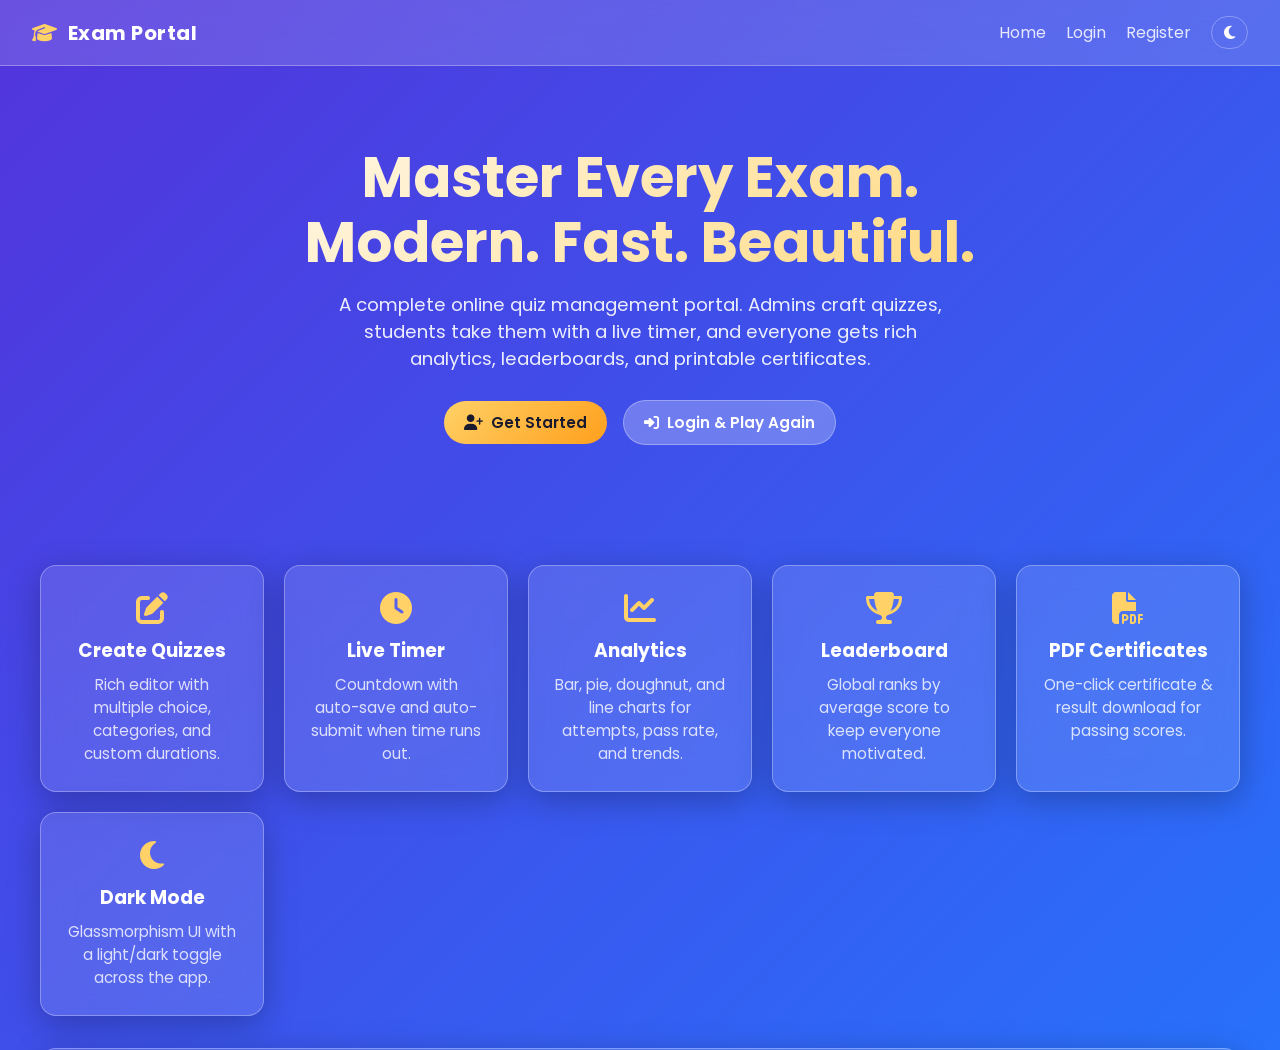
<file: Exam-Portal-2026-main/Exam-Portal-2026 new/Exam-Portal-2026/Exam-Quiz/index.html>
<!doctype html>
<html lang="en">
<head>
  <meta charset="utf-8">
  <meta http-equiv="refresh" content="0; url=home.html">
  <meta name="viewport" content="width=device-width,initial-scale=1">
  <title>Exam Portal</title>
</head>
<body>
  <p>Opening <a href="home.html">Exam Portal</a>…</p>
</body>
</html>
</file>
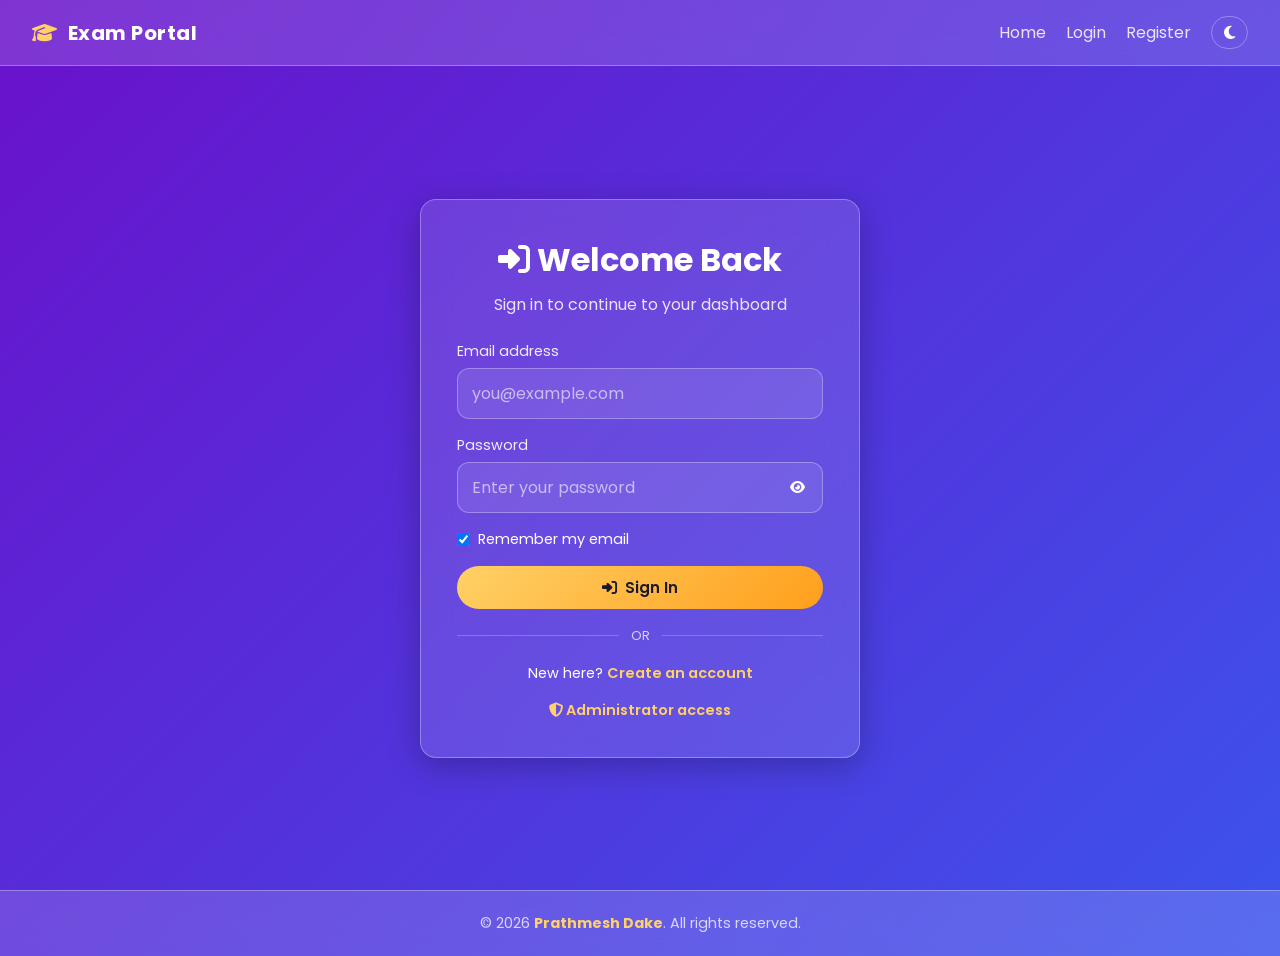
<file: Exam-Portal-2026-main/Exam-Portal-2026 new/Exam-Portal-2026/Exam-Quiz/dashboard.html>
<!doctype html>
<html lang="en">
<head>
  <meta charset="utf-8">
  <meta name="viewport" content="width=device-width,initial-scale=1">
  <title>Student Dashboard – Exam Portal</title>
  <link rel="icon" href="favicon.svg">
  <link href="https://fonts.googleapis.com/css2?family=Poppins:wght@400;600;700&display=swap" rel="stylesheet">
  <link rel="stylesheet" href="https://cdnjs.cloudflare.com/ajax/libs/font-awesome/6.5.0/css/all.min.css">
  <link rel="stylesheet" href="style.css">
</head>
<body>
  <nav class="navbar" id="navbar"></nav>
  <div class="container">
    <div class="section-header">
      <div>
        <h2 id="welcome"></h2>
        <p style="opacity:.85">Ready to test your knowledge?</p>
      </div>
    </div>

    <div class="grid grid-4 mb-2">
      <div class="card stat"><i class="fa-solid fa-book-open-reader"></i><span class="value" id="statAvailable">0</span><span class="label">Available</span></div>
      <div class="card stat"><i class="fa-solid fa-circle-check"></i><span class="value" id="statCompleted">0</span><span class="label">Completed</span></div>
      <div class="card stat"><i class="fa-solid fa-list-check"></i><span class="value" id="statAttempts">0</span><span class="label">Attempts</span></div>
      <div class="card stat"><i class="fa-solid fa-percentage"></i><span class="value" id="statAvg">0%</span><span class="label">Avg Score</span></div>
    </div>

    <div class="card mb-2">
      <div class="flex" style="flex-wrap:wrap;">
        <input id="search" class="form-control" placeholder="Search quizzes…" style="flex:1;min-width:200px;">
        <select id="category" class="form-control" style="max-width:220px;"></select>
      </div>
    </div>

    <h3 class="mb-2">Available Quizzes</h3>
    <div id="quizList" class="grid grid-2 mb-2"></div>

    <h3 class="mb-2 mt-4">Your Attempt History</h3>
    <div id="history"></div>
  </div>

  <script src="storage.js"></script>
  <script src="ui.js"></script>
  <script src="dashboard.js"></script>
  <script>initDashboard();</script>
</body>
</html>
</file>
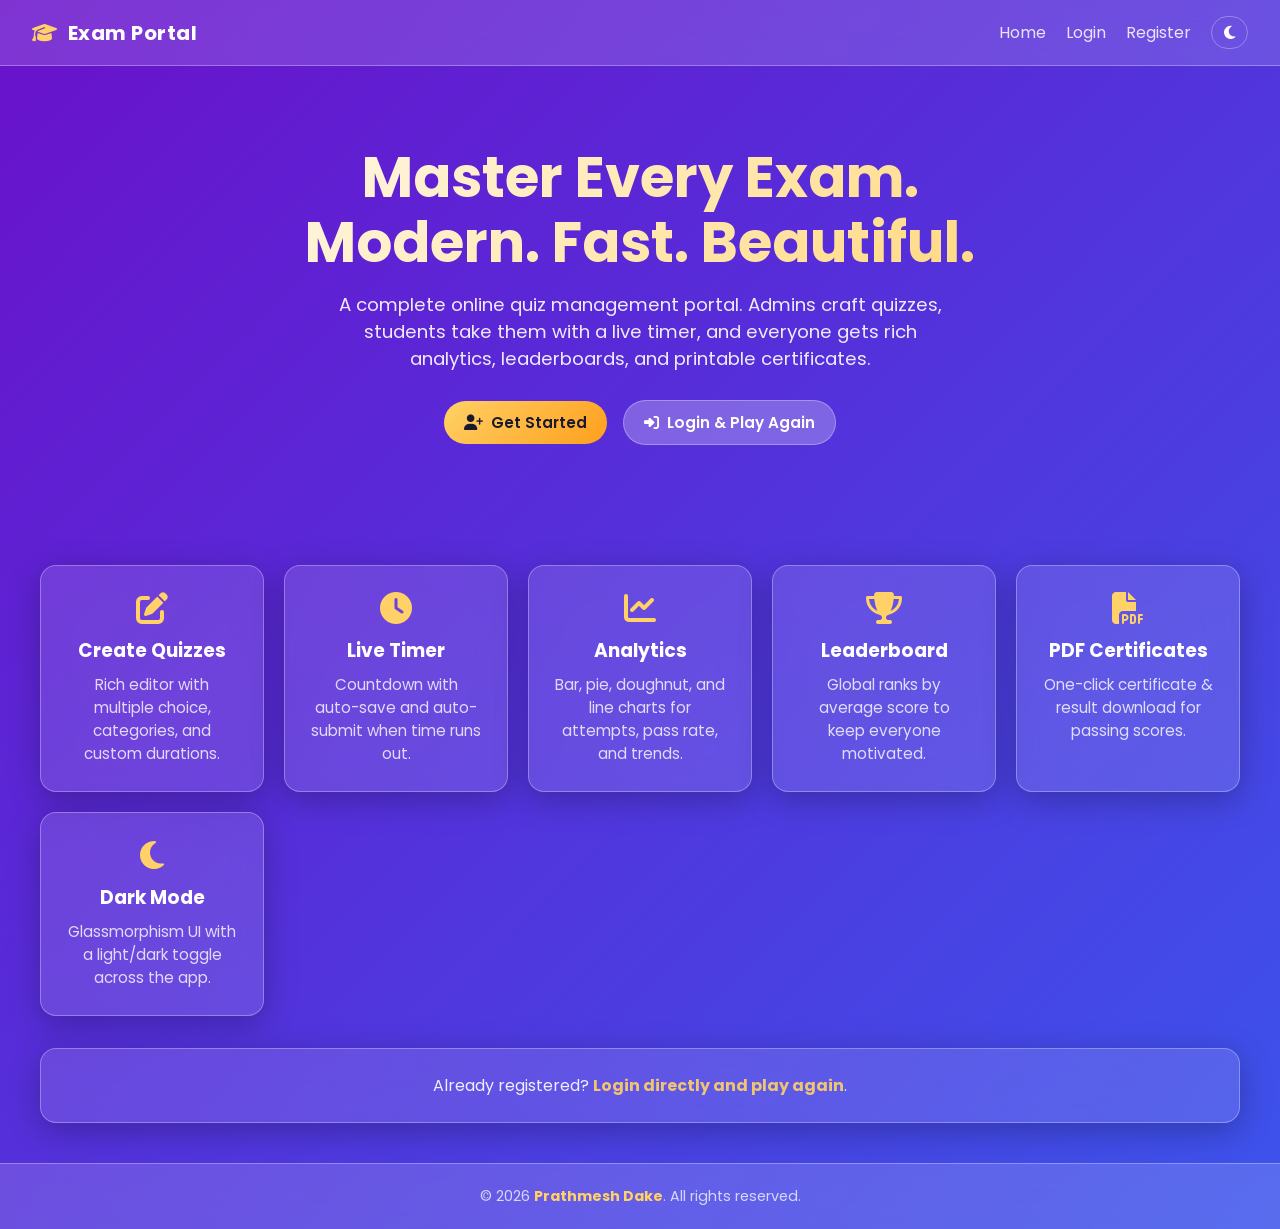
<file: Exam-Portal-2026-main/Exam-Portal-2026 new/Exam-Portal-2026/Exam-Quiz/home.html>
<!doctype html>
<html lang="en">
<head>
  <meta charset="utf-8">
  <meta name="viewport" content="width=device-width,initial-scale=1">
  <title>Exam Portal Online Quiz Management</title>
  <meta name="description" content="Modern exam portal for creating quizzes and attempting timed tests with results, leaderboards, and certificates.">
  <link rel="icon" href="favicon.svg">
  <link href="https://fonts.googleapis.com/css2?family=Poppins:wght@400;600;700&display=swap" rel="stylesheet">
  <link rel="stylesheet" href="https://cdnjs.cloudflare.com/ajax/libs/font-awesome/6.5.0/css/all.min.css">
  <link rel="stylesheet" href="style.css">
</head>
<body>
  <nav class="navbar" id="navbar"></nav>

  <section class="hero container">
    <h1>Master Every Exam.<br>Modern. Fast. Beautiful.</h1>
    <p>A complete online quiz management portal. Admins craft quizzes, students take them with a live timer, and everyone gets rich analytics, leaderboards, and printable certificates.</p>
    <a href="register.html" class="btn btn-primary"><i class="fa-solid fa-user-plus"></i> Get Started</a>
    <a href="login.html" class="btn"><i class="fa-solid fa-right-to-bracket"></i> Login & Play Again</a>
  </section>

  <section class="container features">
    <div class="grid grid-3">
      <div class="card feature"><i class="fa-solid fa-pen-to-square"></i><h3>Create Quizzes</h3><p>Rich editor with multiple choice, categories, and custom durations.</p></div>
      <div class="card feature"><i class="fa-solid fa-clock"></i><h3>Live Timer</h3><p>Countdown with auto-save and auto-submit when time runs out.</p></div>
      <div class="card feature"><i class="fa-solid fa-chart-line"></i><h3>Analytics</h3><p>Bar, pie, doughnut, and line charts for attempts, pass rate, and trends.</p></div>
      <div class="card feature"><i class="fa-solid fa-trophy"></i><h3>Leaderboard</h3><p>Global ranks by average score to keep everyone motivated.</p></div>
      <div class="card feature"><i class="fa-solid fa-file-pdf"></i><h3>PDF Certificates</h3><p>One-click certificate & result download for passing scores.</p></div>
      <div class="card feature"><i class="fa-solid fa-moon"></i><h3>Dark Mode</h3><p>Glassmorphism UI with a light/dark toggle across the app.</p></div>
    </div>
    <div class="card mt-4 text-center"><p style="opacity:.9;">Already registered? <a class="footer-login-link" href="login.html"><b>Login directly and play again</b></a>.</p></div>
  </section>

  <script src="storage.js"></script>
  <script src="ui.js"></script>
</body>
</html>
</file>
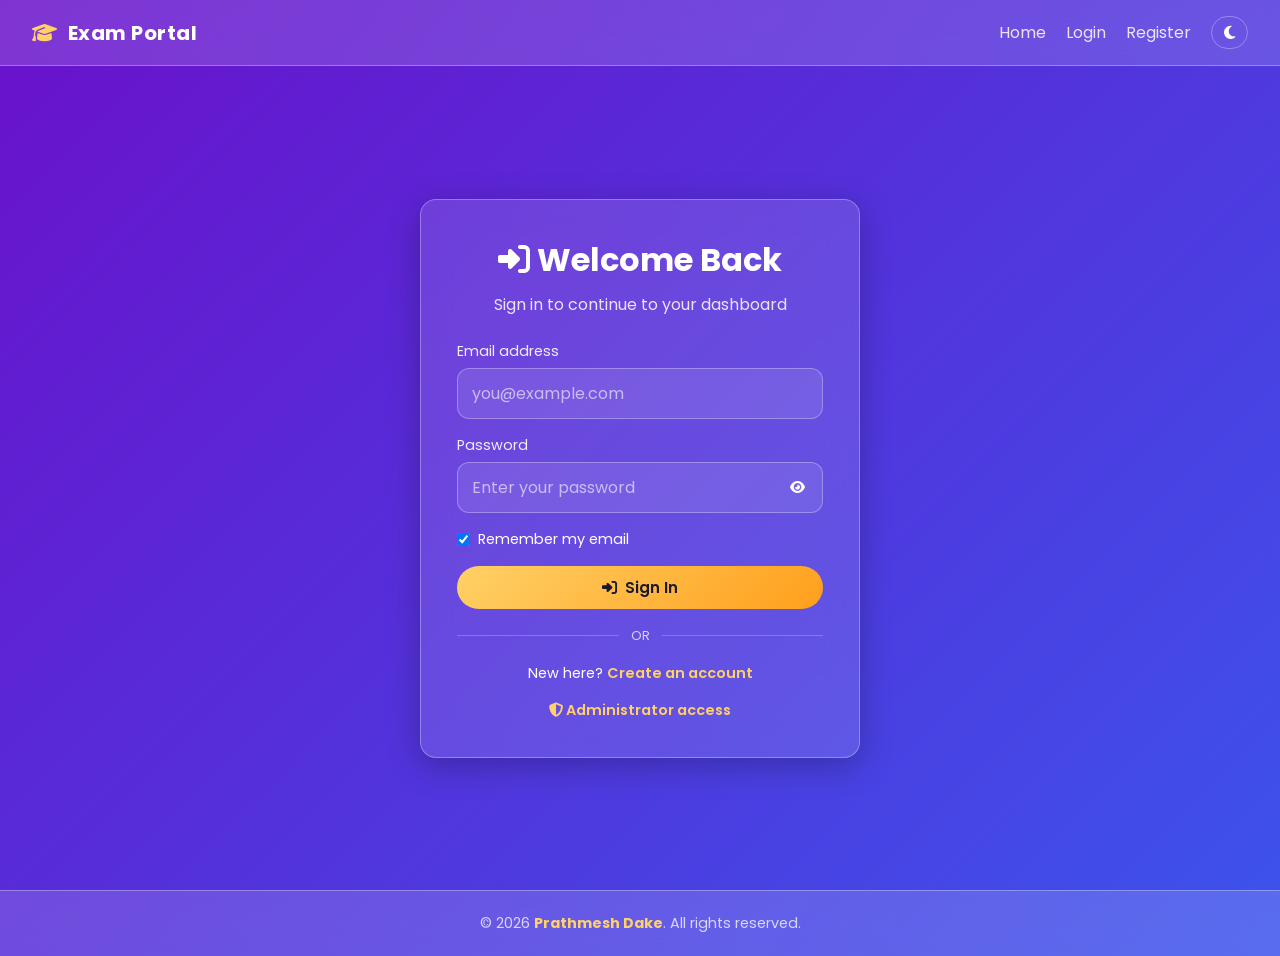
<file: Exam-Portal-2026-main/Exam-Portal-2026 new/Exam-Portal-2026/Exam-Quiz/leaderboard.html>
<!doctype html>
<html lang="en">
<head>
  <meta charset="utf-8">
  <meta name="viewport" content="width=device-width,initial-scale=1">
  <title>Leaderboard Exam Portal</title>
  <link rel="icon" href="favicon.svg">
  <link href="https://fonts.googleapis.com/css2?family=Poppins:wght@400;600;700&display=swap" rel="stylesheet">
  <link rel="stylesheet" href="https://cdnjs.cloudflare.com/ajax/libs/font-awesome/6.5.0/css/all.min.css">
  <link rel="stylesheet" href="style.css">
</head>
<body>
  <nav class="navbar" id="navbar"></nav>
  <div class="container">
    <div class="section-header">
      <div>
        <h2><i class="fa-solid fa-trophy" style="color:var(--accent)"></i> Leaderboard</h2>
        <p style="opacity:.85">Top performers across all quizzes</p>
      </div>
    </div>
    <div id="lbTable"></div>
  </div>
  <script src="storage.js"></script>
  <script src="ui.js"></script>
  <script>
    (function renderLB() {
      const session = Session.requireRole('student');
      if (!session) return;
      const results = ResultsDB.all();
      const map = {};
      results.forEach(r => {
        if (!map[r.studentId]) map[r.studentId] = { name: r.studentName, attempts: 0, total: 0, best: 0 };
        map[r.studentId].attempts++;
        map[r.studentId].total += r.percentage;
        map[r.studentId].best = Math.max(map[r.studentId].best, r.percentage);
      });
      const rows = Object.entries(map).map(([id, s]) => ({
        id, name: s.name, attempts: s.attempts, avg: Math.round(s.total / s.attempts), best: s.best
      })).sort((a, b) => b.avg - a.avg || b.best - a.best);
      const el = document.getElementById('lbTable');
      if (!rows.length) { el.innerHTML = '<div class="card text-center">No attempts yet. Be the first!</div>'; return; }
      const medals = ['🥇','🥈','🥉'];
      el.innerHTML = `<div class="card table-wrap"><table class="table"><thead>
        <tr><th>Rank</th><th>Student</th><th>Avg %</th><th>Best %</th><th>Attempts</th></tr></thead>
        <tbody>${rows.map((r, i) => `
          <tr ${r.id === session.id ? 'style="background:rgba(255,209,102,0.15);"' : ''}>
            <td style="font-size:1.1rem;font-weight:700;">${medals[i] || '#' + (i + 1)}</td>
            <td>${r.name}${r.id === session.id ? ' <span class="badge">You</span>' : ''}</td>
            <td>${r.avg}%</td>
            <td>${r.best}%</td>
            <td>${r.attempts}</td>
          </tr>`).join('')}
        </tbody></table></div>`;
    })();
  </script>
</body>
</html>
</file>
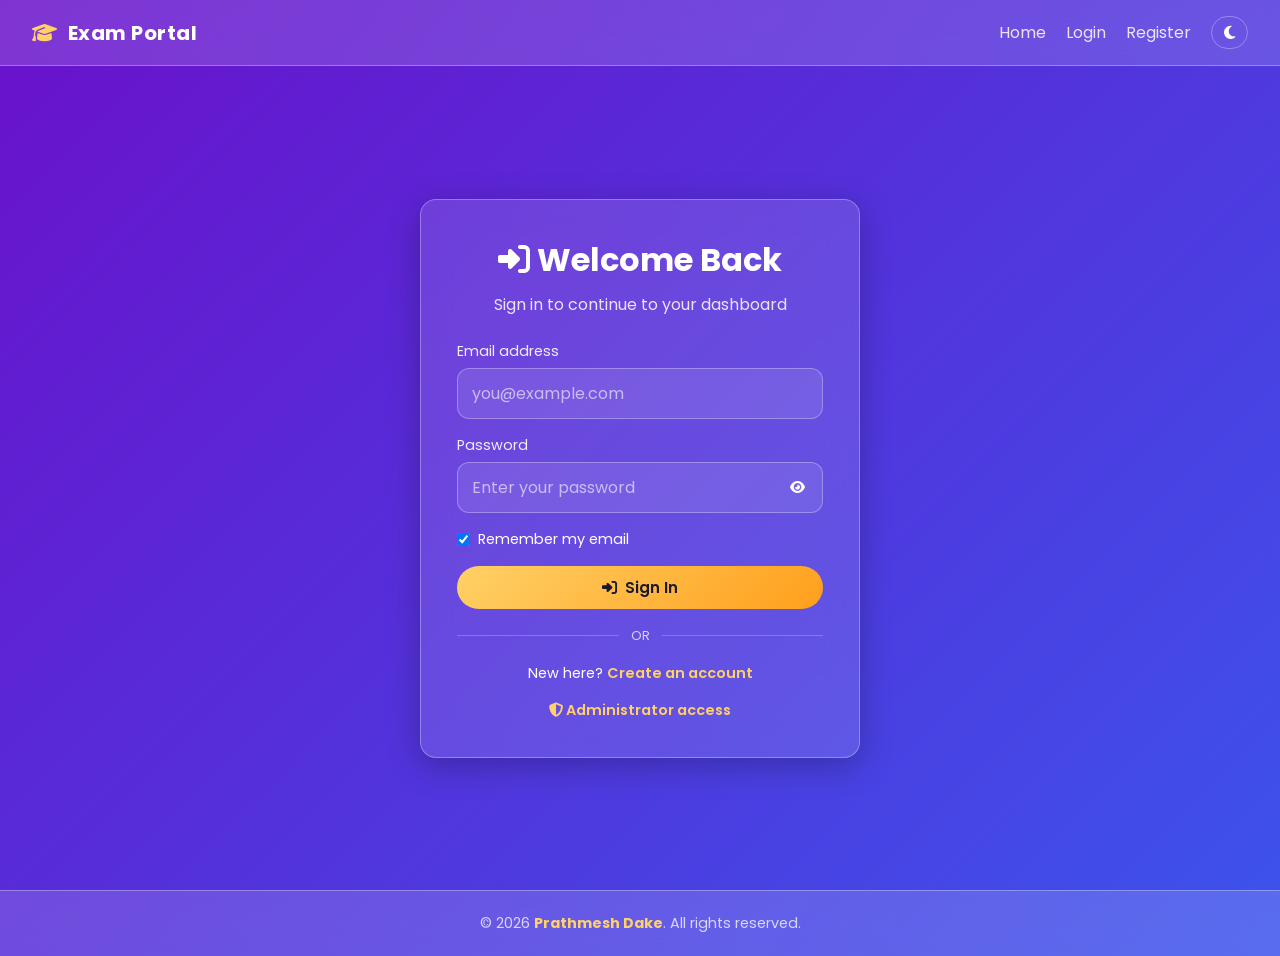
<file: Exam-Portal-2026-main/Exam-Portal-2026 new/Exam-Portal-2026/Exam-Quiz/login.html>
<!doctype html>
<html lang="en">
<head>
  <meta charset="utf-8">
  <meta name="viewport" content="width=device-width,initial-scale=1">
  <title>Login – Exam Portal</title>
  <meta name="description" content="Modern exam portal for creating quizzes and attempting timed tests with results, leaderboards, and certificates.">
  <link rel="icon" href="favicon.svg">
  <link href="https://fonts.googleapis.com/css2?family=Poppins:wght@400;600;700&display=swap" rel="stylesheet">
  <link rel="stylesheet" href="https://cdnjs.cloudflare.com/ajax/libs/font-awesome/6.5.0/css/all.min.css">
  <link rel="stylesheet" href="style.css">
</head>
<body>
  <nav class="navbar" id="navbar"></nav>

  <main class="auth-wrap">
    <div class="card auth-card">
      <h1><i class="fa-solid fa-right-to-bracket"></i> Welcome Back</h1>
      <p class="sub">Sign in to continue to your dashboard</p>
      <form id="loginForm" onsubmit="handleLogin(event)">
        <div class="form-group">
          <label for="email">Email address</label>
          <input class="form-control" id="email" type="email" autocomplete="email" placeholder="you@example.com" required>
        </div>
        <div class="form-group">
          <label for="password">Password</label>
          <div class="password-wrap">
            <input class="form-control" id="password" type="password" autocomplete="current-password" placeholder="Enter your password" required>
            <button type="button" class="password-toggle" onclick="togglePassword('password', this)" aria-label="Show password"><i class="fa-solid fa-eye"></i></button>
          </div>
        </div>
        <label class="checkbox mb-2"><input type="checkbox" id="remember"> Remember my email</label>
        <button type="submit" class="btn btn-primary btn-block"><i class="fa-solid fa-right-to-bracket"></i> Sign In</button>
      </form>
      <div class="auth-divider"><span>OR</span></div>
      <div class="auth-switch">New here? <a href="register.html">Create an account</a></div>
      <div class="auth-switch"><a href="admin.html"><i class="fa-solid fa-shield-halved"></i> Administrator access</a></div>
    </div>
  </main>

  <script src="storage.js"></script>
  <script src="validation.js"></script>
  <script src="ui.js"></script>
  <script src="auth.js"></script>
  <script>prefillRemembered();</script>
</body>
</html>
</file>
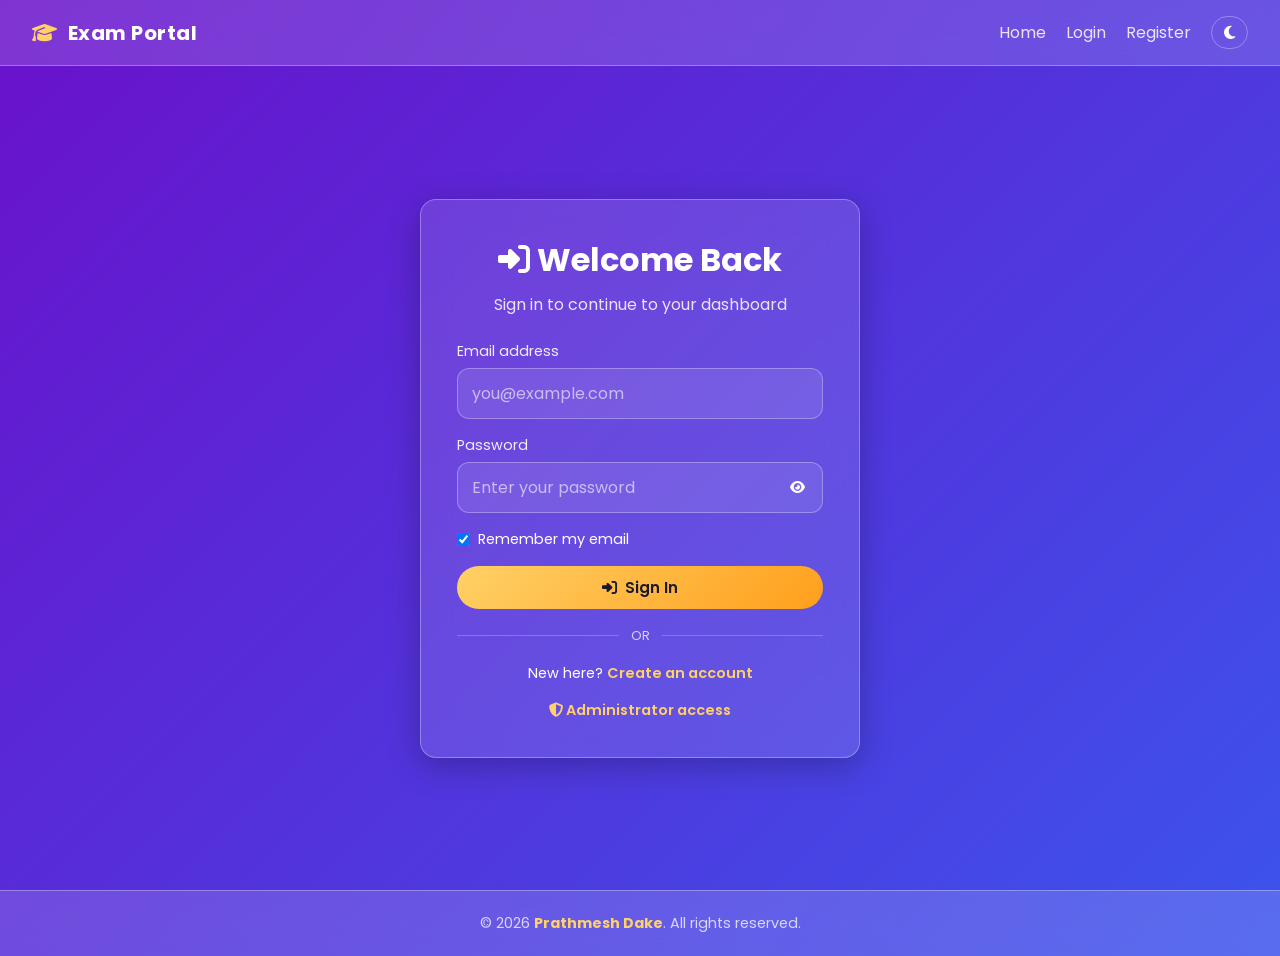
<file: Exam-Portal-2026-main/Exam-Portal-2026 new/Exam-Portal-2026/Exam-Quiz/quiz.html>
<!doctype html>
<html lang="en">
<head>
  <meta charset="utf-8">
  <meta name="viewport" content="width=device-width,initial-scale=1">
  <title>Quiz – Exam Portal</title>
  <link rel="icon" href="favicon.svg">
  <link href="https://fonts.googleapis.com/css2?family=Poppins:wght@400;600;700&display=swap" rel="stylesheet">
  <link rel="stylesheet" href="https://cdnjs.cloudflare.com/ajax/libs/font-awesome/6.5.0/css/all.min.css">
  <link rel="stylesheet" href="style.css">
  <link rel="stylesheet" href="quiz.css">
</head>
<body>
  <nav class="navbar" id="navbar"></nav>
  <div class="container">
    <div class="quiz-header">
      <div>
        <div style="opacity:.8;font-size:.85rem;">QUIZ IN PROGRESS</div>
        <h2 id="quizTitle"></h2>
      </div>
      <div class="timer" id="timer"><i class="fa-solid fa-clock"></i> <span>--:--</span></div>
    </div>

    <div class="progress-bar"><div class="progress-fill" id="progressFill" style="width:0%"></div></div>
    <div class="q-nav" id="qNav"></div>

    <div class="card question-card">
      <div class="question-num" id="qNum"></div>
      <div class="question-text" id="qText"></div>
      <div class="options" id="options"></div>
      <div class="quiz-actions">
        <button id="prevBtn" class="btn" onclick="prev()"><i class="fa-solid fa-arrow-left"></i> Previous</button>
        <div class="flex">
          <button id="nextBtn" class="btn btn-primary" onclick="next()">Next <i class="fa-solid fa-arrow-right"></i></button>
          <button id="submitBtn" class="btn btn-success hidden" onclick="submit()"><i class="fa-solid fa-paper-plane"></i> Submit</button>
        </div>
      </div>
    </div>
  </div>
  <script src="storage.js"></script>
  <script src="ui.js"></script>
  <script src="timer.js"></script>
  <script src="quiz.js"></script>
  <script>initQuiz();</script>
</body>
</html>
</file>
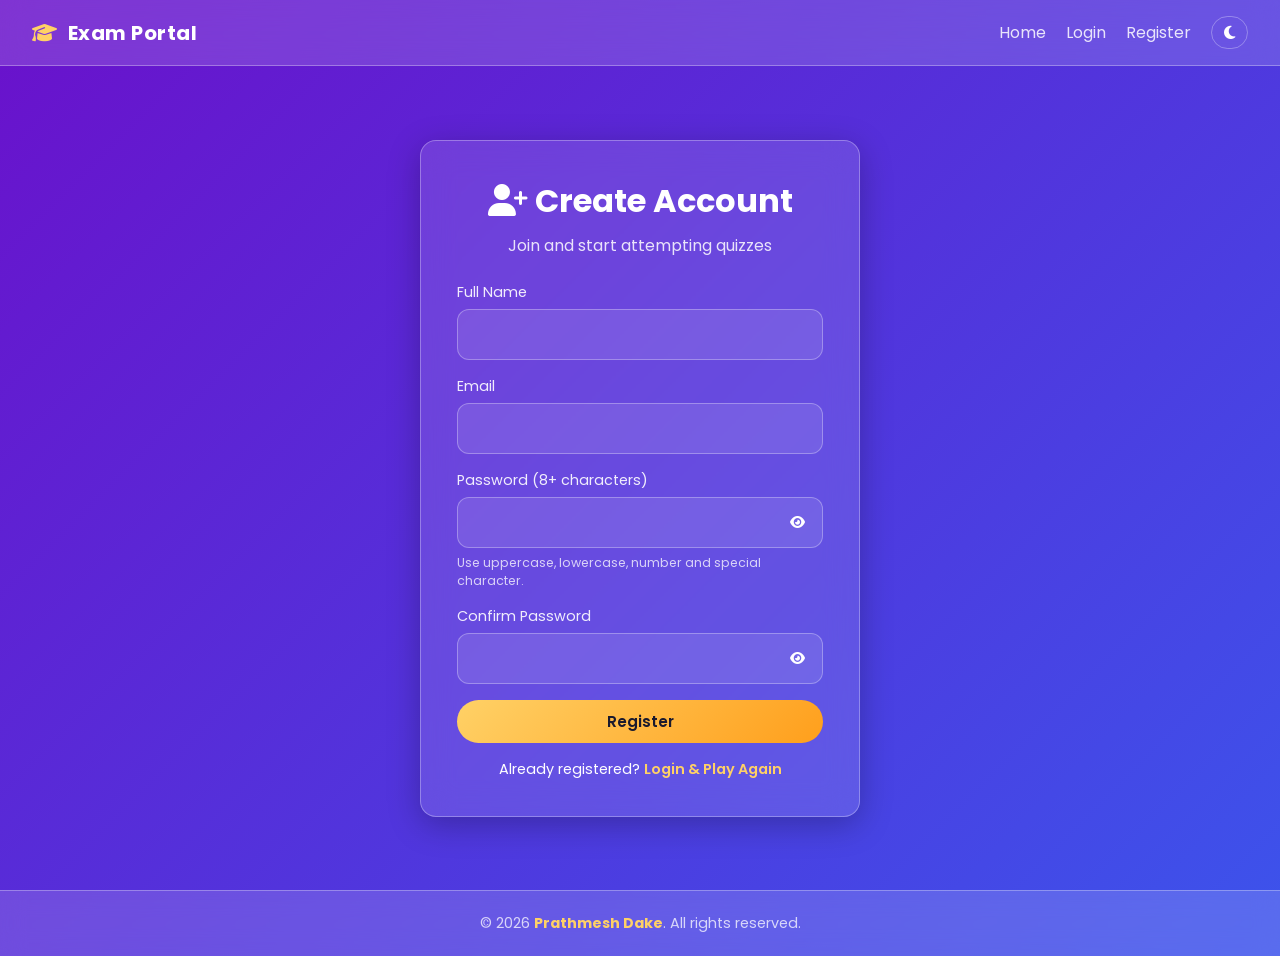
<file: Exam-Portal-2026-main/Exam-Portal-2026 new/Exam-Portal-2026/Exam-Quiz/register.html>
<!doctype html>
<html lang="en">
<head>
  <meta charset="utf-8">
  <meta name="viewport" content="width=device-width,initial-scale=1">
  <title>Register Exam Portal</title>
  <link rel="icon" href="favicon.svg">
  <link href="https://fonts.googleapis.com/css2?family=Poppins:wght@400;600;700&display=swap" rel="stylesheet">
  <link rel="stylesheet" href="https://cdnjs.cloudflare.com/ajax/libs/font-awesome/6.5.0/css/all.min.css">
  <link rel="stylesheet" href="style.css">
</head>
<body>
  <nav class="navbar" id="navbar"></nav>
  <div class="auth-wrap">
    <div class="card auth-card">
      <h1><i class="fa-solid fa-user-plus"></i> Create Account</h1>
      <p class="sub">Join and start attempting quizzes</p>
      <form onsubmit="handleRegister(event)">
        <div class="form-group"><label>Full Name</label><input class="form-control" id="name" required></div>
        <div class="form-group"><label>Email</label><input class="form-control" id="email" type="email" required></div>
        <div class="form-group"><label>Password (8+ characters)</label><div class="password-wrap"><input class="form-control" id="password" type="password" autocomplete="new-password" required><button type="button" class="password-toggle" onclick="togglePassword('password', this)" aria-label="Show password"><i class="fa-solid fa-eye"></i></button></div><small class="form-help">Use uppercase, lowercase, number and special character.</small></div>
        <div class="form-group"><label>Confirm Password</label><div class="password-wrap"><input class="form-control" id="confirm" type="password" autocomplete="new-password" required><button type="button" class="password-toggle" onclick="togglePassword('confirm', this)" aria-label="Show password"><i class="fa-solid fa-eye"></i></button></div></div>
        <button type="submit" class="btn btn-primary btn-block">Register</button>
      </form>
      <div class="auth-switch">Already registered? <a href="login.html">Login & Play Again</a></div>
    </div>
  </div>
  <script src="storage.js"></script>
  <script src="validation.js"></script>
  <script src="ui.js"></script>
  <script src="auth.js"></script>
</body>
</html>
</file>
<file: Exam-Portal-2026-main/Exam-Portal-2026 new/Exam-Portal-2026/Exam-Quiz/style.css>
/* Exam Portal – Shared Styles (Glassmorphism + Gradient) */
:root {
  --bg-1: #6a11cb;
  --bg-2: #2575fc;
  --bg-3: #ff6a88;
  --glass: rgba(255, 255, 255, 0.15);
  --glass-strong: rgba(255, 255, 255, 0.25);
  --border: rgba(255, 255, 255, 0.3);
  --text: #ffffff;
  --text-dim: rgba(255, 255, 255, 0.75);
  --card: rgba(255, 255, 255, 0.12);
  --accent: #ffd166;
  --success: #06d6a0;
  --danger: #ef476f;
  --shadow: 0 8px 32px rgba(0, 0, 0, 0.25);
  --radius: 16px;
}

[data-theme="dark"] {
  --bg-1: #0f0c29;
  --bg-2: #302b63;
  --bg-3: #24243e;
  --glass: rgba(255, 255, 255, 0.06);
  --glass-strong: rgba(255, 255, 255, 0.12);
  --border: rgba(255, 255, 255, 0.15);
  --card: rgba(255, 255, 255, 0.05);
}

* { box-sizing: border-box; margin: 0; padding: 0; }

html, body {
  min-height: 100vh;
  font-family: 'Poppins', system-ui, -apple-system, Segoe UI, Roboto, sans-serif;
  color: var(--text);
  background: linear-gradient(135deg, var(--bg-1), var(--bg-2), var(--bg-3));
  background-size: 300% 300%;
  animation: bgShift 20s ease infinite;
}

@keyframes bgShift {
  0% { background-position: 0% 50%; }
  50% { background-position: 100% 50%; }
  100% { background-position: 0% 50%; }
}

a { color: inherit; text-decoration: none; }

/* Navbar */
.navbar {
  display: flex;
  align-items: center;
  justify-content: space-between;
  padding: 16px 32px;
  backdrop-filter: blur(14px);
  -webkit-backdrop-filter: blur(14px);
  background: var(--glass);
  border-bottom: 1px solid var(--border);
  position: sticky;
  top: 0;
  z-index: 50;
}
.brand {
  display: flex;
  align-items: center;
  gap: 10px;
  font-weight: 700;
  font-size: 1.25rem;
  letter-spacing: 0.5px;
}
.brand i { color: var(--accent); }
.nav-links { display: flex; gap: 20px; align-items: center; }
.nav-links a { opacity: 0.85; transition: opacity .2s ease; }
.nav-links a:hover { opacity: 1; }

/* Buttons */
.btn {
  display: inline-flex;
  align-items: center;
  justify-content: center;
  gap: 8px;
  padding: 10px 20px;
  border-radius: 999px;
  border: 1px solid var(--border);
  background: var(--glass-strong);
  color: var(--text);
  font-weight: 600;
  cursor: pointer;
  transition: transform .2s ease, background .2s ease, box-shadow .2s ease;
  font-family: inherit;
  font-size: 0.95rem;
}
.btn:hover { transform: translateY(-2px); box-shadow: var(--shadow); background: rgba(255,255,255,0.28); }
.btn-primary { background: linear-gradient(135deg, var(--accent), #ff9f1c); color: #1a1a2e; border: none; }
.btn-danger { background: linear-gradient(135deg, #ef476f, #d90429); border: none; }
.btn-success { background: linear-gradient(135deg, #06d6a0, #0aaa7f); border: none; }
.btn-ghost { background: transparent; }
.btn-block { width: 100%; }

/* Container */
.container {
  max-width: 1200px;
  margin: 0 auto;
  padding: 32px 20px;
}

/* Glass Card */
.card {
  background: var(--card);
  border: 1px solid var(--border);
  border-radius: var(--radius);
  backdrop-filter: blur(16px);
  -webkit-backdrop-filter: blur(16px);
  padding: 24px;
  box-shadow: var(--shadow);
  transition: transform .25s ease;
}
.card:hover { transform: translateY(-4px); }

.grid { display: grid; gap: 20px; }
.grid-2 { grid-template-columns: repeat(auto-fit, minmax(260px, 1fr)); }
.grid-3 { grid-template-columns: repeat(auto-fit, minmax(220px, 1fr)); }
.grid-4 { grid-template-columns: repeat(auto-fit, minmax(200px, 1fr)); }

/* Forms */
.form-group { margin-bottom: 16px; }
.form-group label { display: block; font-size: 0.9rem; margin-bottom: 6px; opacity: 0.9; }
.form-control {
  width: 100%;
  padding: 12px 14px;
  border-radius: 12px;
  border: 1px solid var(--border);
  background: rgba(255,255,255,0.1);
  color: var(--text);
  font-family: inherit;
  font-size: 1rem;
  outline: none;
  transition: border-color .2s ease, background .2s ease;
}
.form-control::placeholder { color: rgba(255,255,255,0.6); }
.form-control:focus { border-color: var(--accent); background: rgba(255,255,255,0.18); }
.password-wrap { position: relative; }
.password-wrap .form-control { padding-right: 48px; }
.password-toggle {
  position: absolute; right: 8px; top: 50%; transform: translateY(-50%);
  width: 36px; height: 36px; border: 0; border-radius: 50%;
  background: transparent; color: var(--text); cursor: pointer;
}
.form-help { display: block; margin-top: 6px; color: var(--text-dim); font-size: .78rem; }
.demo-box {
  margin-top: 18px; padding: 14px; border: 1px dashed var(--border);
  border-radius: 12px; display: grid; gap: 3px; text-align: center;
  background: rgba(255,255,255,.06); font-size: .88rem;
}

select.form-control option { color: #222; }

.checkbox {
  display: flex;
  align-items: center;
  gap: 8px;
  font-size: 0.9rem;
}

/* Stats */
.stat {
  display: flex;
  flex-direction: column;
  gap: 6px;
  padding: 20px;
}
.stat .value { font-size: 2rem; font-weight: 700; }
.stat .label { font-size: 0.85rem; opacity: 0.8; text-transform: uppercase; letter-spacing: 1px; }
.stat i { font-size: 1.4rem; color: var(--accent); }

/* Table */
.table {
  width: 100%;
  border-collapse: collapse;
  color: var(--text);
}
.table th, .table td {
  padding: 12px 14px;
  text-align: left;
  border-bottom: 1px solid var(--border);
  font-size: 0.95rem;
}
.table th { text-transform: uppercase; font-size: 0.75rem; letter-spacing: 1px; opacity: 0.8; }
.table tr:hover td { background: rgba(255,255,255,0.05); }
.table-wrap { overflow-x: auto; border-radius: var(--radius); }

/* Badges */
.badge {
  display: inline-block;
  padding: 4px 10px;
  border-radius: 999px;
  font-size: 0.75rem;
  font-weight: 600;
  background: var(--glass-strong);
  border: 1px solid var(--border);
}
.badge.pass { background: rgba(6,214,160,0.25); }
.badge.fail { background: rgba(239,71,111,0.25); }

/* Toast */
.toast-container {
  position: fixed;
  top: 20px;
  right: 20px;
  z-index: 999;
  display: flex;
  flex-direction: column;
  gap: 10px;
}
.toast {
  background: var(--glass-strong);
  border: 1px solid var(--border);
  color: var(--text);
  padding: 12px 18px;
  border-radius: 12px;
  backdrop-filter: blur(12px);
  min-width: 240px;
  box-shadow: var(--shadow);
  animation: slideIn .3s ease;
}
.toast.success { border-left: 4px solid var(--success); }
.toast.error { border-left: 4px solid var(--danger); }
.toast.info { border-left: 4px solid #64dfdf; }

@keyframes slideIn {
  from { transform: translateX(120%); opacity: 0; }
  to { transform: translateX(0); opacity: 1; }
}

/* Spinner */
.spinner {
  width: 40px; height: 40px;
  border: 3px solid rgba(255,255,255,0.2);
  border-top-color: var(--accent);
  border-radius: 50%;
  animation: spin 0.9s linear infinite;
  margin: 24px auto;
}
@keyframes spin { to { transform: rotate(360deg); } }

/* Hero */
.hero {
  padding: 80px 20px;
  text-align: center;
}
.hero h1 {
  font-size: clamp(2rem, 5vw, 3.5rem);
  font-weight: 700;
  line-height: 1.15;
  margin-bottom: 16px;
  background: linear-gradient(135deg, #fff, var(--accent));
  -webkit-background-clip: text;
  background-clip: text;
  color: transparent;
}
.hero p { font-size: 1.15rem; opacity: 0.9; max-width: 640px; margin: 0 auto 28px; }
.hero .btn { margin: 0 6px; }

.features { padding: 40px 0; }
.feature {
  padding: 26px;
  text-align: center;
}
.feature i { font-size: 2rem; color: var(--accent); margin-bottom: 12px; }
.feature h3 { margin-bottom: 8px; }
.feature p { opacity: 0.8; font-size: 0.95rem; }

/* Section */
.section-header {
  display: flex;
  justify-content: space-between;
  align-items: center;
  margin-bottom: 20px;
  flex-wrap: wrap;
  gap: 12px;
}
.section-header h2 { font-size: 1.5rem; }

/* Utility */
.text-center { text-align: center; }
.mt-2 { margin-top: 16px; }
.mt-4 { margin-top: 32px; }
.mb-2 { margin-bottom: 16px; }
.flex { display: flex; gap: 12px; }
.flex-between { display: flex; justify-content: space-between; align-items: center; gap: 12px; flex-wrap: wrap; }
.hidden { display: none !important; }

/* Auth card */
.auth-wrap {
  min-height: calc(100vh - 76px);
  display: flex;
  align-items: center;
  justify-content: center;
  padding: 20px;
}
.auth-card {
  width: 100%;
  max-width: 440px;
  padding: 36px;
}
.auth-card h1 { text-align: center; margin-bottom: 8px; }
.auth-card .sub { text-align: center; opacity: 0.85; margin-bottom: 24px; }
.auth-switch { text-align: center; margin-top: 16px; font-size: 0.9rem; }
.auth-switch a { color: var(--accent); font-weight: 600; }
.auth-divider { display:flex; align-items:center; gap:12px; margin:18px 0; opacity:.75; font-size:.8rem; }
.auth-divider::before, .auth-divider::after { content:""; flex:1; height:1px; background:var(--border); }
.google-btn { background:#fff; color:#222; border-color:#ddd; }
.google-btn:hover { background:#f5f5f5; }
.setup-list { padding-left:22px; display:grid; gap:12px; line-height:1.6; }
.gate-icon { font-size:2.4rem; color:var(--accent); margin-bottom:14px; }
.site-footer {
  margin-top:auto; padding:22px 16px; text-align:center;
  border-top:1px solid var(--border); background:var(--glass);
  backdrop-filter:blur(12px); color:var(--text-dim); font-size:.9rem;
}
.site-footer strong, .footer-login-link { color:var(--accent); }

/* Responsive */
@media (max-width: 640px) {
  .navbar { padding: 14px 16px; }
  .nav-links { gap: 12px; }
  .nav-links a span { display: none; }
  .container { padding: 20px 14px; }
  .card { padding: 18px; }
  .auth-card { padding: 24px 18px; }
  .table { min-width: 680px; }
}
</file>
<file: Exam-Portal-2026-main/Exam-Portal-2026 new/Exam-Portal-2026/Exam-Quiz/quiz.css>
/* Quiz Page */
.quiz-header {
  display: flex;
  justify-content: space-between;
  align-items: center;
  flex-wrap: wrap;
  gap: 16px;
  margin-bottom: 20px;
}
.timer {
  display: inline-flex;
  align-items: center;
  gap: 10px;
  padding: 12px 20px;
  background: rgba(0,0,0,0.25);
  border-radius: 999px;
  font-weight: 700;
  font-size: 1.1rem;
  border: 1px solid var(--border);
}
.timer.warning { color: var(--accent); animation: pulse 1s infinite; }
.timer.danger { color: #ff6b6b; animation: pulse .6s infinite; }
@keyframes pulse { 50% { opacity: 0.5; } }

.progress-bar {
  height: 8px;
  background: rgba(255,255,255,0.15);
  border-radius: 999px;
  overflow: hidden;
  margin-bottom: 20px;
}
.progress-fill {
  height: 100%;
  background: linear-gradient(90deg, var(--accent), #ff9f1c);
  transition: width .4s ease;
}

.question-card { padding: 30px; }
.question-num { font-size: 0.85rem; opacity: 0.8; margin-bottom: 8px; text-transform: uppercase; letter-spacing: 1px; }
.question-text { font-size: 1.35rem; font-weight: 600; margin-bottom: 24px; line-height: 1.5; }

.options { display: flex; flex-direction: column; gap: 12px; }
.option {
  padding: 14px 18px;
  border-radius: 12px;
  border: 1px solid var(--border);
  background: rgba(255,255,255,0.08);
  cursor: pointer;
  transition: all .2s ease;
  display: flex;
  align-items: center;
  gap: 12px;
  font-size: 1rem;
}
.option:hover { background: rgba(255,255,255,0.18); transform: translateX(4px); }
.option.selected {
  background: linear-gradient(135deg, rgba(255,209,102,0.3), rgba(255,159,28,0.2));
  border-color: var(--accent);
}
.option .letter {
  width: 32px; height: 32px;
  display: inline-flex;
  align-items: center;
  justify-content: center;
  border-radius: 50%;
  background: rgba(255,255,255,0.2);
  font-weight: 700;
}
.option.selected .letter { background: var(--accent); color: #1a1a2e; }

.quiz-actions {
  display: flex;
  justify-content: space-between;
  margin-top: 24px;
  gap: 12px;
  flex-wrap: wrap;
}

/* Question navigation dots */
.q-nav {
  display: flex;
  gap: 8px;
  flex-wrap: wrap;
  margin-bottom: 20px;
}
.q-nav button {
  width: 36px; height: 36px;
  border-radius: 10px;
  border: 1px solid var(--border);
  background: rgba(255,255,255,0.08);
  color: var(--text);
  cursor: pointer;
  font-weight: 600;
  transition: all .2s ease;
}
.q-nav button.answered { background: rgba(6,214,160,0.3); border-color: var(--success); }
.q-nav button.current { background: var(--accent); color: #1a1a2e; border-color: var(--accent); }
</file>
